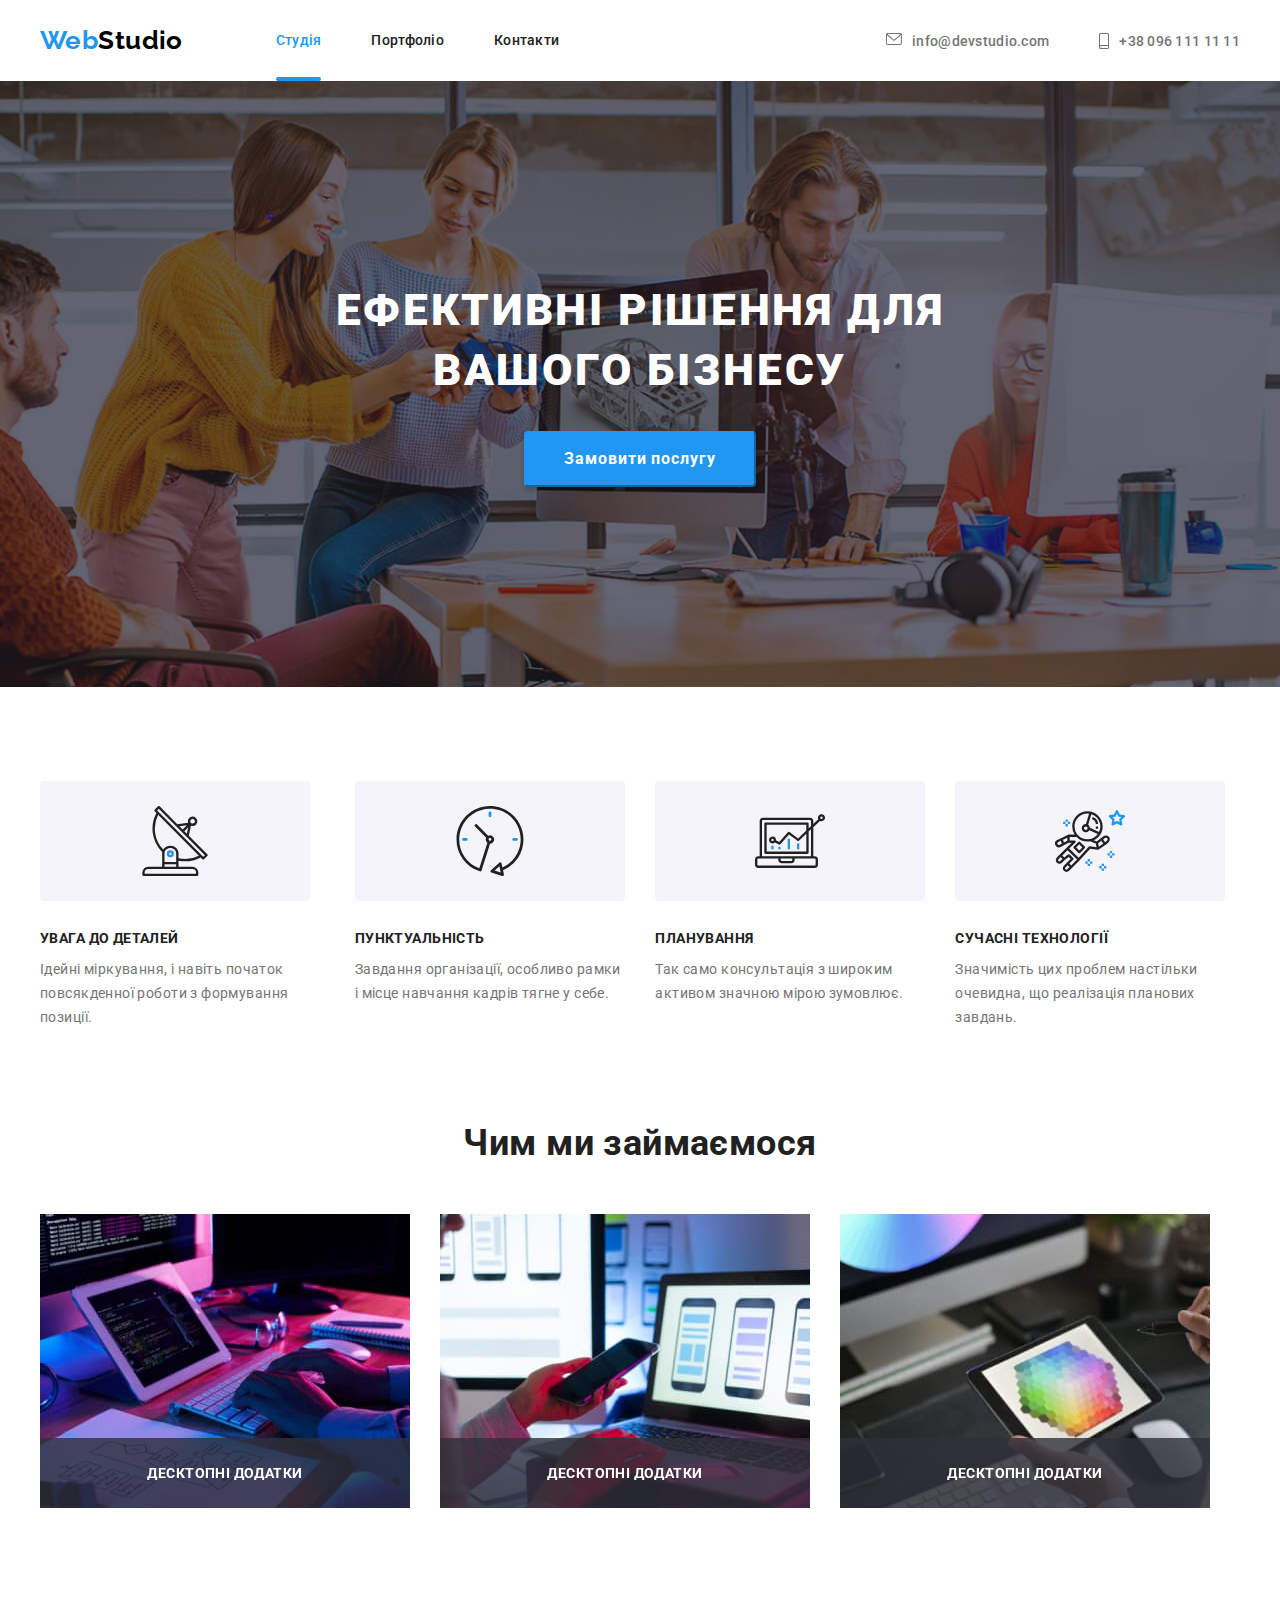
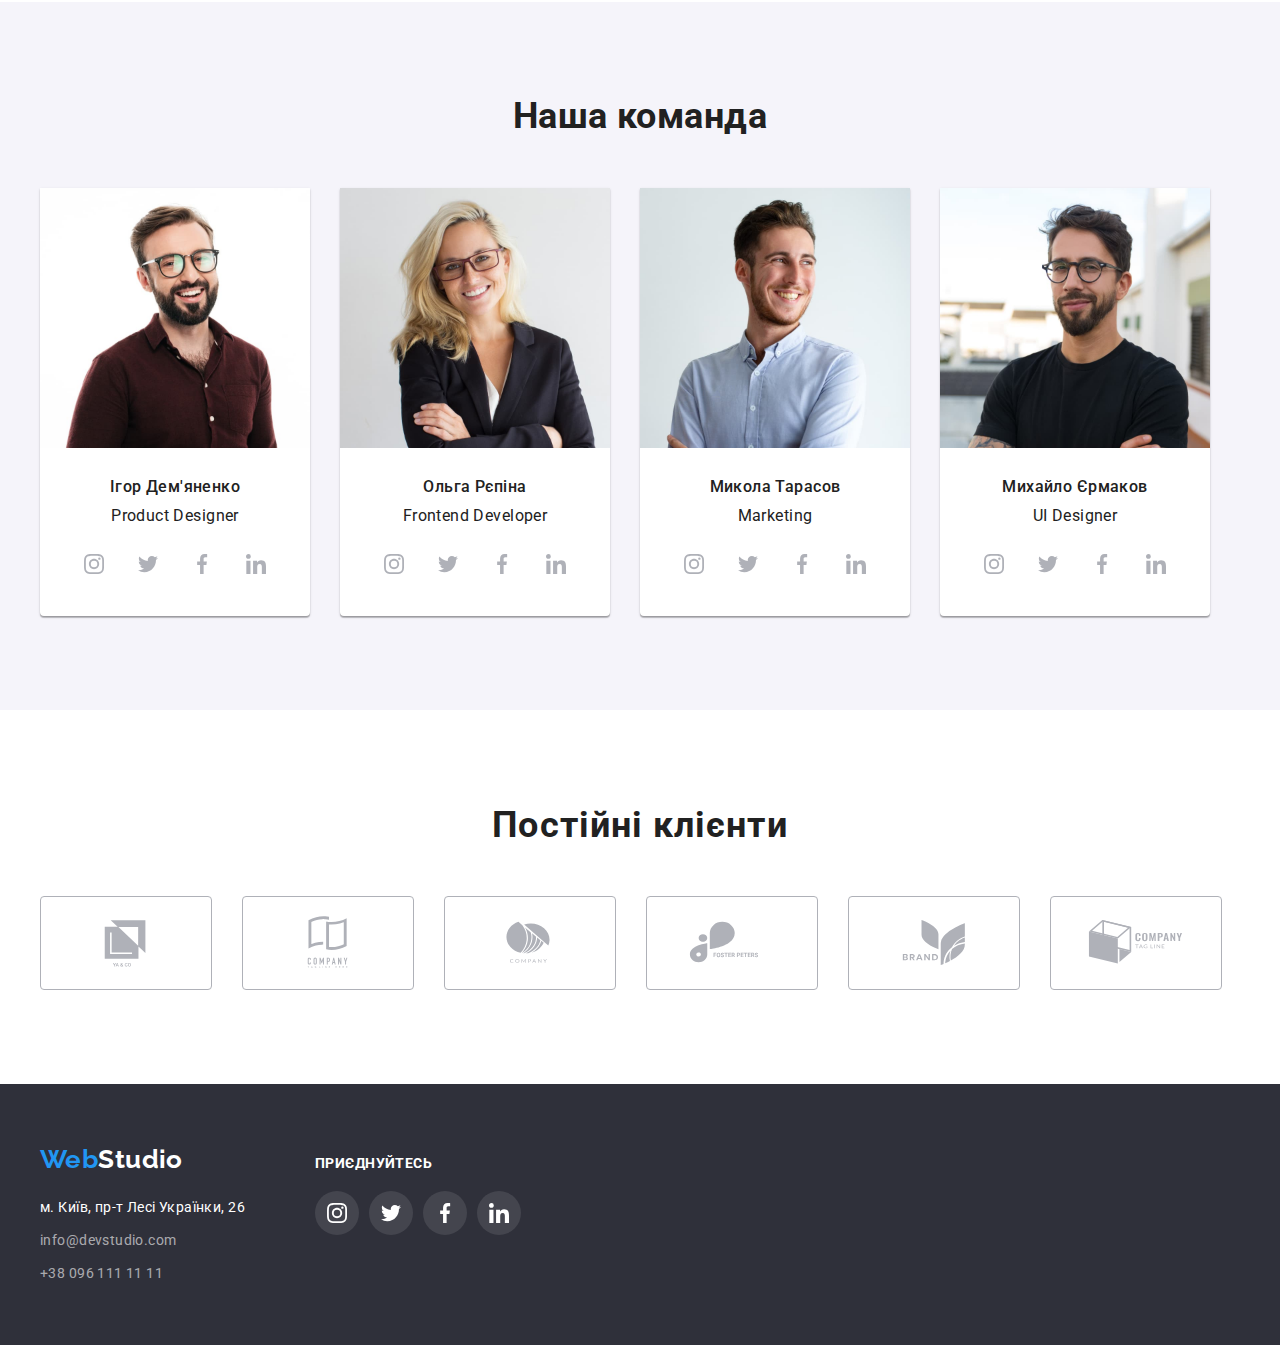
<file: index.html>
<!DOCTYPE html>
<html lang="uk">
<head>
    <meta charset="UTF-8">
    <meta http-equiv="X-UA-Compatible" content="IE=edge">
    <meta name="viewport" content="width=device-width, initial-scale=1.0">
    <title>WebStudio</title>
    <link rel="preconnect" href="https://fonts.googleapis.com">
    <link rel="preconnect" href="https://fonts.gstatic.com" crossorigin>
    <link href="https://fonts.googleapis.com/css2?family=Raleway:wght@700&family=Roboto:wght@400;500;700;900&display=swap"
        rel="stylesheet">
    <link rel="stylesheet" href="https://cdn.jsdelivr.net/npm/modern-normalize@1.1.0/modern-normalize.min.css">
    <link rel="stylesheet" href="./css/styles.css">
  </head>

<body>
    <!-- Верх сторінки з активними елементами -->
    <header class="header"> 
        <div class="div-header-content container">
                <a href="#" class="logotipe link"> <span class="header-text-web">Web</span><span class="header-text-studio">Studio</span> </a>
            <nav class="header-nav">
                
                <ul class="header-list list">
                    <li class="header-item-after"><a href="#" class="header-item link active-link" > Студія </a></li>
                    <li class="header-item-after"><a href="./portfolio.html" class="header-item link" >Портфоліо</a></li>
                    <li class="header-item-after"><a href="" class="header-item link" >Контакти</a></li>
                </ul>
            </nav>
            <ul class="header-list-adress list">
                <li>
                    <a href="mailto:info@devstudio.com" class="header-list-adress link">
                    <svg class="icon-mail" width="16" height="12">
                        <use href="./images/icons.svg#icon-mail"></use>
                    </svg>
                    info@devstudio.com
                    </a>
                </li>
                <li><a href="tel:+380961111111" class="header-list-adress link"> 
                    <svg class="icon-tel" width="10" height="16">
                        <use href="./images/icons.svg#icon-tel"></use>
                    </svg>
                    +38 096 111 11 11</a></li>
            </ul>
        </div>
    </header>

    <main>
        <!-- Шапка -->
        
        <section class="cap">
            <div class="div-cap container">
                <h1 class="cap-title">Ефективні рішення для <br>
                    вашого бізнесу</h1>
                <button class="cap-button" type="button" data-modal-open> Замовити послугу</button>
            </div>
            <div class="backdrop is-hidden" data-modal>
                <div class="modal">
                    <button class="icon-close-button" type="button" data-modal-close> 
                        <svg  width="18" height="18">
                        <use href="./images/icons.svg#icon-close-button"></use>
                    </svg>
                </button>
                    
                    
                </div>
            </div>
        </section>
        
        <!-- Особливості -->
        <section class="features">

            <div class="div-features container">
            
                <h2 class="features-h2">Особливості</h2>

                <ul class="features-list list">
                    <li class="features-list-item">
                        <div class="div-features-icon">
                        <svg class="icon-antenna" width="70" height="70">
                            <use href="./images/icons.svg#icon-antenna"></use>
                        </svg>
                        </div>
                        <h3>УВАГА ДО ДЕТАЛЕЙ</h3>
                        <p> Ідейні міркування, і навіть початок повсякденної роботи з формування позиції.</p></li>
                                        
                    <li class="features-list-item">
                        <div class="div-features-icon">
                            <svg class="icon-clock" width="70" height="70">
                                <use href="./images/icons.svg#icon-clock"></use>
                            </svg>
                        </div>
                        <h3>ПУНКТУАЛЬНІСТЬ</h3>
                        <p> Завдання організації, особливо рамки і місце навчання кадрів тягне у себе.</p></li>
                            
                    <li class="features-list-item">
                        <div class="div-features-icon">
                            <svg class="icon-diagram" width="70" height="70">
                                <use href="./images/icons.svg#icon-diagram"></use>
                            </svg>
                        </div>
                        <h3>ПЛАНУВАННЯ</h3>
                        <p>Так само консультація з широким активом значною мірою зумовлює.</p></li>
                            
                    <li class="features-list-item">
                        <div class="div-features-icon">
                            <svg class="icon-astronaut" width="70" height="70">
                                <use href="./images/icons.svg#icon-astronaut"></use>
                            </svg>
                        </div>
                        <h3>СУЧАСНІ ТЕХНОЛОГІЇ</h3>
                        <p>Значимість цих проблем настільки очевидна, що реалізація планових завдань.</p></li>
                </ul>
            </div>
            </section>

        <!-- Чим ми займаємося -->
        <section class="we-do">
            <div class="div-we-do container">
                <h2 class="we-do-h2">Чим ми займаємося</h2>
                
                <ul class="we-do-list list">
                    <div class="we-do-img">
                    <li><img src="./images/box1.jpg" alt="box1" width="370" height="294">
                    <p class="we-do-p">
                        Десктопні додатки
                    </p>
                    </li>
                    </div>
                    <div class="we-do-img">
                        <li><img src="./images/box2.jpg" alt="box2" width="370" height="294">
                            <p class="we-do-p">
                                Десктопні додатки
                            </p>
                        </li>
                    </div>
                    <div class="we-do-img">
                        <li><img src="./images/box3.jpg" alt="box3" width="370" height="294">
                            <p class="we-do-p">
                                Десктопні додатки
                            </p>
                        </li>
                    </div>
                </ul>    
            </div>
        </section>
        
        <!-- Наша команда -->
        <section class="our-team">
        
            <div class="div-our-team container">
                <h2 class="our-team-h2">Наша команда</h2>
                
                <ul class="our-team-list list"> 
                    <li class="our-team-item">
                        <img src="./images/ProductDesigner.jpg" alt="Ігор Дем'яненко" width="270" height="260">
                        <div class="our-team-info">
                            <h3>Ігор Дем'яненко</h3>
                            <p> Product Designer</p>
                            <ul class="our-team-icon-list list">
                                <li>
                                    <a href="#" class="our-team-icon link">
                                        <svg class="icon-instagram" width="20" height="20">
                                            <use href="./images/icons.svg#icon-instagram"></use>
                                        </svg>
                                    </a>
                                </li>
                                    
                                <li>
                                    <a href="#" class="our-team-icon link">
                                        <svg class="icon-twitter" width="20" height="20">
                                            <use href="./images/icons.svg#icon-twitter"></use>
                                        </svg>
                                    </a>
                                </li>
                                    
                                <li>
                                <a href="#" class="our-team-icon link">
                                        <svg class="icon-facebook" width="20" height="20">
                                            <use href="./images/icons.svg#icon-facebook"></use>
                                        </svg>
                                    </a>
                                </li>
                                
                                <li>
                                <a href="#" class="our-team-icon link">
                                        <svg class="icon-linkedin" width="20" height="20">
                                            <use href="./images/icons.svg#icon-linkedin"></use>
                                        </svg>
                                    </a>
                                </li>
                            </ul> 
                                
                            
                        </div>

                        </li>
                    <li class="our-team-item">
                        <img src="./images/FrontendDeveloper.jpg" alt="Ольга Рєпіна" width="270" height="260">
                        <div class="our-team-info">
                            <h3>Ольга Рєпіна</h3>
                            <p>Frontend Developer</p>
                            <ul class="our-team-icon-list list">
                                <li>
                                    <a href="#" class="our-team-icon link">
                                        <svg class="icon-instagram" width="20" height="20">
                                            <use href="./images/icons.svg#icon-instagram"></use>
                                        </svg>
                                    </a>
                                </li>
                            
                                <li>
                                    <a href="#" class="our-team-icon link">
                                        <svg class="icon-twitter" width="20" height="20">
                                            <use href="./images/icons.svg#icon-twitter"></use>
                                        </svg>
                                    </a>
                                </li>
                            
                                <li>
                                    <a href="#" class="our-team-icon link">
                                        <svg class="icon-facebook" width="20" height="20">
                                            <use href="./images/icons.svg#icon-facebook"></use>
                                        </svg>
                                    </a>
                                </li>
                            
                                <li>
                                    <a href="#" class="our-team-icon link">
                                        <svg class="icon-linkedin" width="20" height="20">
                                            <use href="./images/icons.svg#icon-linkedin"></use>
                                        </svg>
                                    </a>
                                </li>
                            </ul>
                            
                        </div>
                        </li>
                    <li class="our-team-item">
                        <img src="./images/Marketing.jpg" alt="Микола Тарасов" width="270" height="260">
                        <div class="our-team-info">
                            <h3>Микола Тарасов</h3>
                            <p> Marketing</p>
                            <ul class="our-team-icon-list list">
                                <li>
                                    <a href="#" class="our-team-icon link">
                                        <svg class="icon-instagram" width="20" height="20">
                                            <use href="./images/icons.svg#icon-instagram"></use>
                                        </svg>
                                    </a>
                                </li>
                            
                                <li>
                                    <a href="#" class="our-team-icon link">
                                        <svg class="icon-twitter" width="20" height="20">
                                            <use href="./images/icons.svg#icon-twitter"></use>
                                        </svg>
                                    </a>
                                </li>
                            
                                <li>
                                    <a href="#" class="our-team-icon link">
                                        <svg class="icon-facebook" width="20" height="20">
                                            <use href="./images/icons.svg#icon-facebook"></use>
                                        </svg>
                                    </a>
                                </li>
                            
                                <li>
                                    <a href="#" class="our-team-icon link">
                                        <svg class="icon-linkedin" width="20" height="20">
                                            <use href="./images/icons.svg#icon-linkedin"></use>
                                        </svg>
                                    </a>
                                </li>
                            </ul>
                        </div>
                    </li>
                        <li class="our-team-item">
                                           
                        <img src="./images/UIDesigner.jpg" alt="Михайло Єрмаков" width="270" height="260">
                        <div class="our-team-info">
                            <h3>Михайло Єрмаков</h3>
                            <p>UI Designer</p>
                            <ul class="our-team-icon-list list">
                                <li>
                                    <a href="#" class="our-team-icon link">
                                        <svg class="icon-instagram" width="20" height="20">
                                            <use href="./images/icons.svg#icon-instagram"></use>
                                        </svg>
                                    </a>
                                </li>
                            
                                <li>
                                    <a href="#" class="our-team-icon link">
                                        <svg class="icon-twitter" width="20" height="20">
                                            <use href="./images/icons.svg#icon-twitter"></use>
                                        </svg>
                                    </a>
                                </li>
                            
                                <li>
                                    <a href="#" class="our-team-icon link">
                                        <svg class="icon-facebook" width="20" height="20">
                                            <use href="./images/icons.svg#icon-facebook"></use>
                                        </svg>
                                    </a>
                                </li>
                            
                                <li>
                                    <a href="#" class="our-team-icon link">
                                        <svg class="icon-linkedin" width="20" height="20">
                                            <use href="./images/icons.svg#icon-linkedin"></use>
                                        </svg>
                                    </a>
                                </li>
                            </ul>
                        </div>

                        </li>
                        
                        
                </ul>
            </div>
        </section>

        <!-- Regular customers Постійні клієнти -->

        <section class="regular-customers">
        
            <div class="div-regular-customers container">
                
                <h2 class="regular-customers-h2">Постійні клієнти</h2>
                
                <ul class="regular-customers-list list">
                    <li>
                        <a class="regular-customers-icon" href="">
                                                            
                                <svg class="icon-logo" width="106" height="60">
                                    <use href="./images/icons.svg#icon-logo"></use>
                                </svg>
                                
                        </a></li>
                    <li>
                        <a class="regular-customers-icon" href="">
                            
                            
                                <svg class="icon-logo-1" width="106" height="60">
                                    <use href="./images/icons.svg#icon-logo-1"></use>
                                </svg>
                            
                        </a></li>
                    <li>
                        <a class="regular-customers-icon" href="">
                            
                                <svg class="icon-logo-2" width="106" height="60">
                                    <use href="./images/icons.svg#icon-logo-2"></use>
                                </svg>
                            
                        </a></li>
                    <li>
                        <a class="regular-customers-icon" href="">
                            
                                <svg class="icon-logo-3" width="106" height="60">
                                    <use href="./images/icons.svg#icon-logo-3"></use>
                                </svg>
                            
                        </a></li>
                    <li>
                        <a class="regular-customers-icon" href="">
                            
                                <svg class="icon-logo-4" width="106" height="60">
                                    <use href="./images/icons.svg#icon-logo-4"></use>
                                </svg>
                            
                        </a></li>
                    <li>
                        <a class="regular-customers-icon" href="">
                            
                                <svg class="icon-logo-5" width="106" height="60">
                                    <use href="./images/icons.svg#icon-logo-5"></use>
                                </svg>
                            
                        </a></li>
                </ul>
                
                
        
                
        
        
                
            </div>
        </section>
    </main>

    <footer class="footer">

        <div class="div-footer container">
                <div class="footer-left">
                <a class="footer-logotipe link" href="#"><span class="footer-text-web">Web</span><span class="footer-text-studio">Studio</span></a>
                <address class="footer-adress">
                    <ul class="footer-adres-list list">
                        <li><a class="footer-adres-item link" href="https://goo.gl/maps/Fz6GeaeqfLtcT4g48" target="_blank" rel="noopener norefferer nofollov">м. Київ, пр-т Лесі Українки, 26</a></li>
                        <li><a class="footer-item link" href="mailto:info@devstudio.com">info@devstudio.com</a></li>
                        <li><a class="footer-item link"href="tel:+380961111111">+38 096 111 11 11</a></li>
                    </ul>
                </address>
                </div>
                <div class="footer-right">
                    <p class="footer-p">
                        приєднуйтесь
                    </p>
                    <div class="div-footer-icon">
                        <a href=# class="footer-icon link">
                            <svg class="icon-instagram" width="20" height="20">
                                <use href="./images/icons.svg#icon-instagram"></use>
                            </svg>
                        </a>
                        <a href=# class="footer-icon link">
                            <svg class="icon-twitter" width="20" height="20">
                                <use href="./images/icons.svg#icon-twitter"></use>
                            </svg>
                        </a>
                        <a href=# class="footer-icon link">
                            <svg class="icon-facebook" width="20" height="20">
                                <use href="./images/icons.svg#icon-facebook"></use>
                            </svg>
                        </a>
                        <a href=# class="footer-icon link">
                            <svg class="icon-linkedin" width="20" height="20">
                                <use href="./images/icons.svg#icon-linkedin"></use>
                            </svg>
                        </a>
                    </div>
                </div>
        </div>
    </footer>
    
    <script src="./js/modal.js"></script>
    
</body>
</html>
</file>
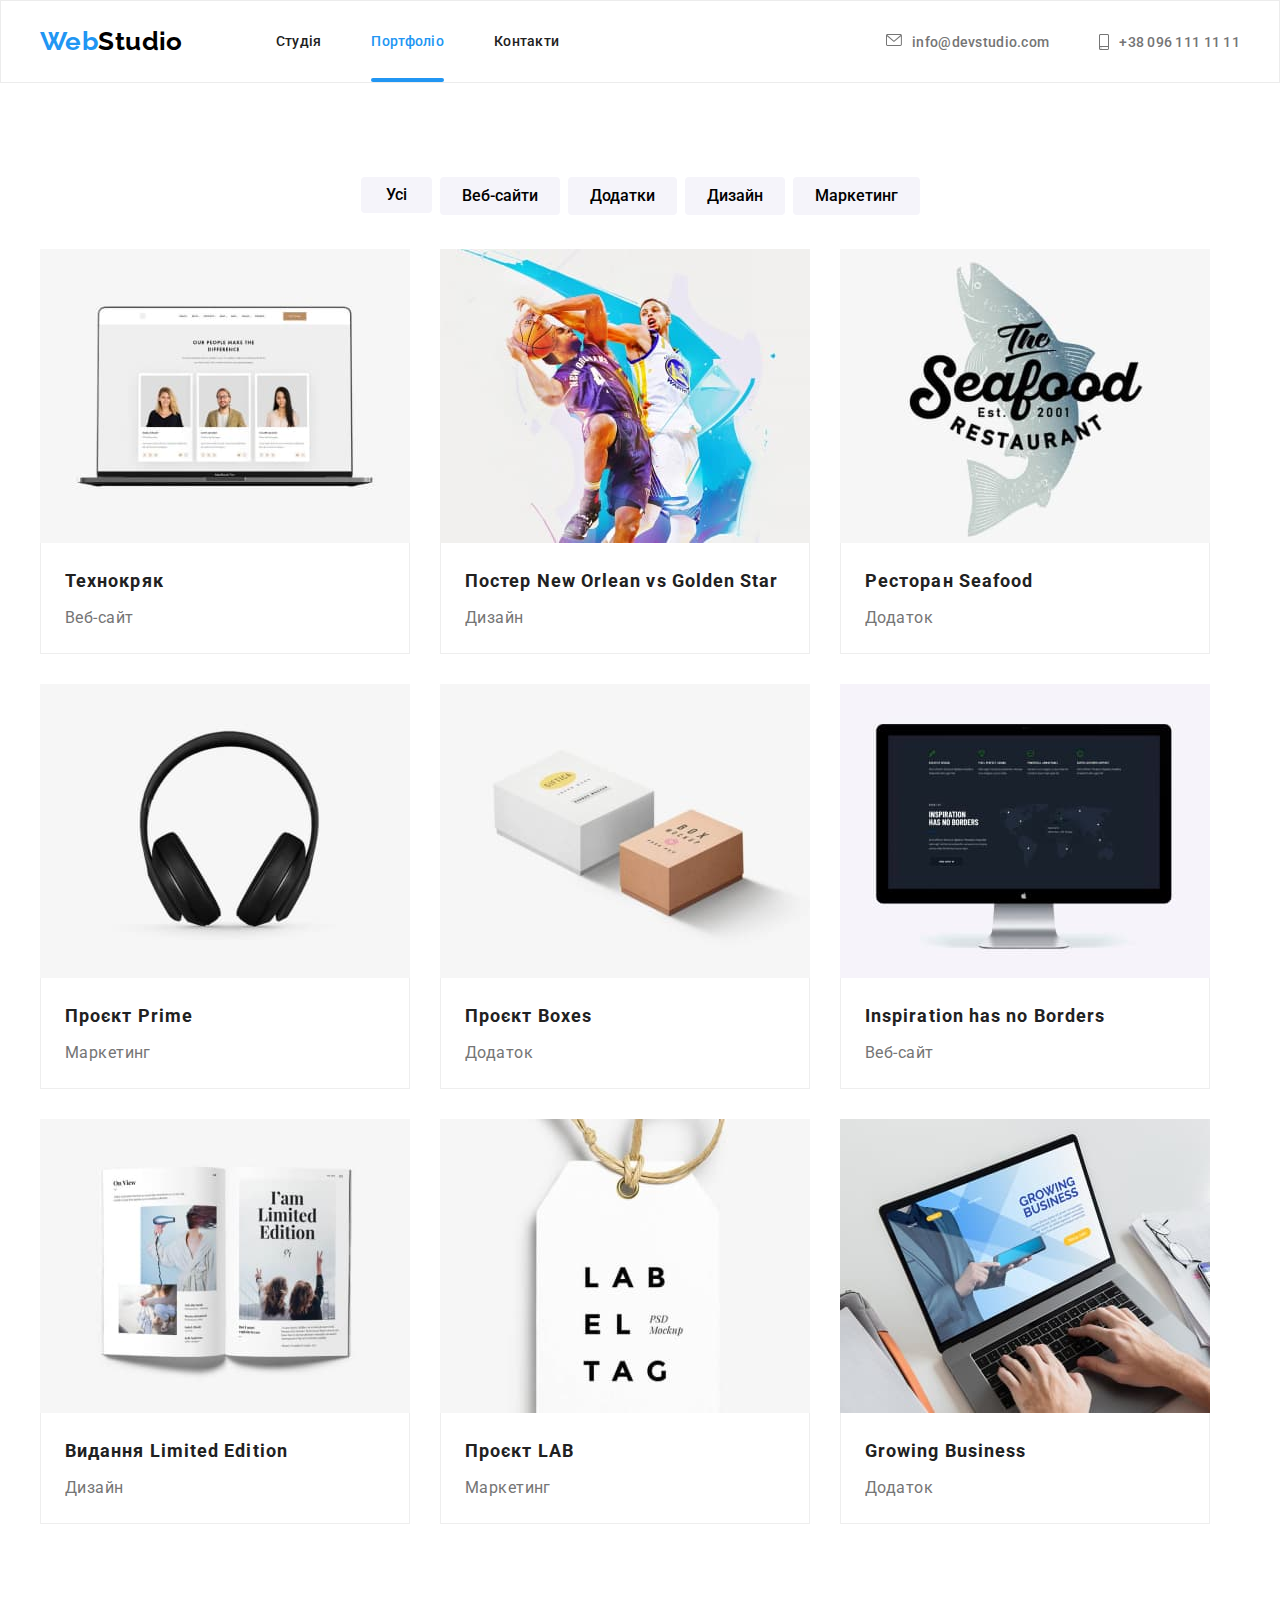
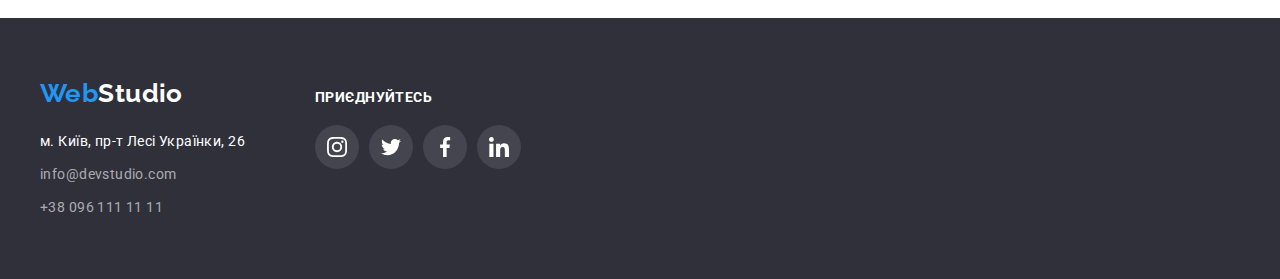
<file: portfolio.html>
<!DOCTYPE html>
<html lang="uk">

<head>
    <meta charset="UTF-8">
    <meta http-equiv="X-UA-Compatible" content="IE=edge">
    <meta name="viewport" content="width=device-width, initial-scale=1.0">
    <title>Portfolio</title>
    <link rel="preconnect" href="https://fonts.googleapis.com">
    <link rel="preconnect" href="https://fonts.gstatic.com" crossorigin>
    <link href="https://fonts.googleapis.com/css2?family=Raleway:wght@700&family=Roboto:wght@400;500;700;900&display=swap"
        rel="stylesheet">
    <link rel="stylesheet" href="https://cdn.jsdelivr.net/npm/modern-normalize@1.1.0/modern-normalize.min.css">
    <link rel="stylesheet" href="./css/styles.css">
</head>

<body>
    <!-- Верх сторінки з активними елементами -->
<header class="header header-portfolio">
    <div class="div-header-content container">
        
            <a href="#" class="logotipe link"> <span class="header-text-web">Web</span><span class="header-text-studio">Studio</span> </a>
        <nav class="header-nav">
            
            <ul class="header-list list">
                <li class="header-item-after"><a href="./index.html" class="header-item link"> Студія </a></li>
                <li class="header-item-after"><a href="#" class="header-item link active-link">Портфоліо</a></li>
                <li class="header-item-after"><a href="" class="header-item link">Контакти</a></li>
            </ul>
        </nav>
        <ul class="header-list-adress list">
            <li>
                <a href="mailto:info@devstudio.com" class="header-list-adress link">
                    <svg class="icon-mail" width="16" height="12">
                        <use href="./images/icons.svg#icon-mail"></use>
                    </svg>
                    info@devstudio.com
                </a>
            </li>
            <li><a href="tel:+380961111111" class="header-list-adress link">
                    <svg class="icon-tel" width="10" height="16">
                        <use href="./images/icons.svg#icon-tel"></use>
                    </svg>
                    +38 096 111 11 11</a></li>
        </ul>
    </div>
</header>

    <main>
       
       
        
        <!-- Фільтри -->
        <section class="portfolio">
            <div class="div-portfolio container">    
                    <h1 class="visually-hidden" >Портфоліо</h1>

                    <ul class="filters-list list">
                        <li><button class="button-all" type="button">Усі</button></li>
                        <li><button class="filters-button" type="button"> Веб-сайти</button></li>
                        <li><button class="filters-button" type="button"> Додатки</button></li>
                        <li><button class="filters-button" type="button"> Дизайн</button></li>
                        <li><button class="filters-button" type="button"> Маркетинг</button></li>
                    </ul>
                

                            <!-- Портфоліо -->

                <ul class="portfolio-list list">
                                        
                        <li class="portfolio-list-item">
                            <div class="portfolio-list-overley">
                            <a class="portfolio-link link" href="">
                                <img src="./images/Portfolio-Tehno.jpg" alt="Технокряк" width="370" height="294">
                                <p class="overley">
                                    Ресурс пропонує комплексні пропозиції з різним рівнем функціоналу та сервісів. 
                                    Все це дозволить відвідувачу отримати
                                    вичерпні відомості про компанію чи приватну особу.
                                </p>
                            </div>
                                <div class="portfolio-info">
                                    <h2>Технокряк</h2>
                                    <p>Веб-сайт</p>
                                </div>
                            </a>
                           
                            
                                    
                                
                            
                            
                        </li>
                    
                    
                    
                        <li class="portfolio-list-item">
                            <div class="portfolio-list-overley">
                            <a class="portfolio-link link" href="">
                            <img src="./images/Portfolio-New-Orlean-vs-Golden-Star.jpg" alt="Постер" width="370" height="294">
                                    <p class="overley">
                                    Ресурс пропонує комплексні пропозиції з різним рівнем функціоналу та сервісів. 
                                    Все це дозволить відвідувачу отримати
                                    вичерпні відомості про компанію чи приватну особу.
                                </p>    
                        </div>
                            <div class="portfolio-info">
                                <h2>Постер New Orlean vs Golden Star</h2>
                                <p>Дизайн</p>
                            </div>
                            </a>
                            
                            
                        </li>
                    
                    
                    
                        <li class="portfolio-list-item">
                            <div class="portfolio-list-overley">
                            <a class="portfolio-link link" href="">
                                <img src="./images/Portfolio-Restaurant-Seafood.jpg" alt="Ресторан" width="370" height="294">
                            <p class="overley">
                                    Ресурс пропонує комплексні пропозиції з різним рівнем функціоналу та сервісів. 
                                    Все це дозволить відвідувачу отримати
                                    вичерпні відомості про компанію чи приватну особу.
                                </p>    
                            </div>
                                <div class="portfolio-info">
                                    <h2>Ресторан Seafood</h2>
                                    <p>Додаток</p>
                                </div>
                            </a>
                            
                        </li>
                    
                    
                    
                        <li class="portfolio-list-item">
                            <div class="portfolio-list-overley">
                            <a class="portfolio-link link" href="">
                                <img src="./images/Portfolio-Project-Prime.jpg" alt="Проєкт Prime" width="370" height="294">
                            <p class="overley">
                                    Ресурс пропонує комплексні пропозиції з різним рівнем функціоналу та сервісів. 
                                    Все це дозволить відвідувачу отримати
                                    вичерпні відомості про компанію чи приватну особу.
                                </p>    
                            </div>
                                <div class="portfolio-info">
                                
                                    <h2>Проєкт Prime</h2>
                                    <p>Маркетинг</p>
                                </div>
                            </a>
                           
                        </li>
                    
                    
                    
                        <li class="portfolio-list-item">
                            <div class="portfolio-list-overley">
                            <a class="portfolio-link link" href="">
                                <img src="./images/Portfolio-Project-Boxes.jpg" alt="Проєкт Boxes" width="370" height="294">
                            <p class="overley">
                                    Ресурс пропонує комплексні пропозиції з різним рівнем функціоналу та сервісів. 
                                    Все це дозволить відвідувачу отримати
                                    вичерпні відомості про компанію чи приватну особу.
                                </p>    
                            </div>
                                <div class="portfolio-info">
                                
                                    <h2>Проєкт Boxes</h2>
                                    <p>Додаток</p>
                                </div>
                            </a>
                            
                        </li>
                    
                    
                    
                        <li class="portfolio-list-item">
                            <div class="portfolio-list-overley">
                            <a class="portfolio-link link" href="">
                                <img src="./images/Portfolio-Inspiration-has-no-Borders.jpg" alt="Inspiration has no Borders" width="370" height="294">
                            <p class="overley">
                                    Ресурс пропонує комплексні пропозиції з різним рівнем функціоналу та сервісів. 
                                    Все це дозволить відвідувачу отримати
                                    вичерпні відомості про компанію чи приватну особу.
                                </p>    
                            </div>
                                <div class="portfolio-info">
                                    <h2>Inspiration has no Borders</h2>
                                    <p>Веб-сайт</p>
                                </div>
                            </a>
                            
                        </li>
                    
                    
                    
                        <li class="portfolio-list-item">
                            <div class="portfolio-list-overley">
                            <a class="portfolio-link link" href="">
                                <img src="./images/Portfolio-Limited-Edition.jpg" alt="Видання Limited Edition" width="370" height="294">
                            <p class="overley">
                                    Ресурс пропонує комплексні пропозиції з різним рівнем функціоналу та сервісів. 
                                    Все це дозволить відвідувачу отримати
                                    вичерпні відомості про компанію чи приватну особу.
                                </p>    
                            </div>
                                <div class="portfolio-info">
                                    <h2>Видання Limited Edition</h2>
                                    <p>Дизайн</p>
                                </div>
                            </a>
                                                       
                        </li>
                    
                    
                    
                        <li class="portfolio-list-item">
                            <div class="portfolio-list-overley">
                            <a class="portfolio-link link" href="">
                                <img src="./images/Portfolio-Project-LAB.jpg" alt="Проєкт LAB" width="370" height="294">
                            <p class="overley">
                                    Ресурс пропонує комплексні пропозиції з різним рівнем функціоналу та сервісів. 
                                    Все це дозволить відвідувачу отримати
                                    вичерпні відомості про компанію чи приватну особу.
                                </p>    
                            </div>
                                <div class="portfolio-info">
                                    <h2>Проєкт LAB</h2>
                                    <p>Маркетинг</p>
                                </div>
                            </a>
                            
                        </li>
                    
                    
                    
                        <li class="portfolio-list-item">
                            <div class="portfolio-list-overley">
                            <a class="portfolio-link link" href="">
                                <img src="./images/Portfolio-Growing-Business.jpg" alt="Growing Business" width="370" height="294">
                            <p class="overley">
                                    Ресурс пропонує комплексні пропозиції з різним рівнем функціоналу та сервісів. 
                                    Все це дозволить відвідувачу отримати
                                    вичерпні відомості про компанію чи приватну особу.
                                </p>    
                            </div>
                                <div class="portfolio-info">
                                    <h2>Growing Business</h2>
                                    <p>Додаток</p>
                                </div>
                            </a>
                            
                        </li>
                    
                </ul>

            </div>
        </section>
    </main>

    <footer class="footer">
    
        <div class="div-footer container">
            <div class="footer-left">
                <a class="footer-logotipe link" href="#"><span class="footer-text-web">Web</span><span
                        class="footer-text-studio">Studio</span></a>
                <address class="footer-adress">
                    <ul class="footer-adres-list list">
                        <li><a class="footer-adres-item link" href="https://goo.gl/maps/Fz6GeaeqfLtcT4g48" target="_blank"
                                rel="noopener norefferer nofollov">м. Київ, пр-т Лесі Українки, 26</a></li>
                        <li><a class="footer-item link" href="mailto:info@devstudio.com">info@devstudio.com</a></li>
                        <li><a class="footer-item link" href="tel:+380961111111">+38 096 111 11 11</a></li>
                    </ul>
                </address>
            </div>
            <div class="footer-right">
                <p class="footer-p">
                    приєднуйтесь
                </p>
                <div class="div-footer-icon">
                    <a href=# class="footer-icon link">
                        <svg class="icon-instagram" width="20" height="20">
                            <use href="./images/icons.svg#icon-instagram"></use>
                        </svg>
                    </a>
                    <a href=# class="footer-icon link">
                        <svg class="icon-twitter" width="20" height="20">
                            <use href="./images/icons.svg#icon-twitter"></use>
                        </svg>
                    </a>
                    <a href=# class="footer-icon link">
                        <svg class="icon-facebook" width="20" height="20">
                            <use href="./images/icons.svg#icon-facebook"></use>
                        </svg>
                    </a>
                    <a href=# class="footer-icon link">
                        <svg class="icon-linkedin" width="20" height="20">
                            <use href="./images/icons.svg#icon-linkedin"></use>
                        </svg>
                    </a>
                </div>
            </div>
        </div>
    </footer>

    <script src="./js/modal.js"></script>

</body>

</html>
</file>
<file: css/styles.css>
/* general styses */

/* html {box-sizing: border-box;} */

*,
*::before,
*::after
{box-sizing: inherit;}



:root {
    --second-font: 'Raleway', sans-serif;
    --color-body: #212121;
    --color-body-second: #757575;
    --accent-color: #2196F3;
}

body {
    font-family: 'Roboto', sans-serif;
    font-size: 14px;
    letter-spacing: 0.03em;
    color: var(--color-body);
    /* outline: 2px solid tomato; */
}

/* Reset */

h1,h2,h3,h4,h5,h6,p {margin: 0;}


.link { 
text-decoration: none; 
color: var(--color-body);
}


.list {
    list-style: none;
    margin: 0px;
    padding: 0px;
}

img {display: block;}

/* Reset end  */

.container {width: 1200px;
    padding-left: 15px;
    padding-right: 15px;
    margin-left: auto;
    margin-right: auto;}

section {
    padding-top: 94px;
    padding-bottom: 94px;
}

/* body styles */
/* header styses */

.header {
    padding-top: 25px;
    padding-bottom: 25px;
}

.div-header-content {
    display: flex;
    
    align-items: center;
   
}

.logotipe {
    display: flex;
    margin-right: 93px;
    
    font-family: var(--second-font);
    font-weight: 700;
    font-size: 26px;
    line-height: calc(31/26);
    
    
    }

.header-nav {
    display: flex;
    
    align-items: center;
}

.header-list {
    display: flex;
    
    
    font-weight: 500;
    line-height: 1.14;
    letter-spacing: 0.02em;
    color: var(--color-body);
        
        }

.header-list >li:not(:last-child) {margin-right: 50px;}

.header-text-web {color: #2196F3;}
.header-text-studio {color: #000000;}

.header-item:hover, .header-item:focus {color: #2196F3; transition: cubic-bezier(0.4, 0, 0.2, 1);}


.header-item-after {
    position: relative;
    
}


.header-list-adress  {
    display: flex;
    margin-left: auto;

    color: var(--color-body-second);
    font-weight: 500;
    font-size: 14px;
    line-height: calc(16/14);
    letter-spacing: 0.02em;
    
    }

.header-list-adress >li:not(:last-child) {margin-right: 50px;}

.header-list-adress:hover, .header-list-adress:focus, .header-list-adress:active {color: #2196F3;}

.active-link {color: #2196F3;}

.active-link::after {
    display: inline-block;
    content: "";
    position: absolute;
    top: 44px;
    left: 0%;
    width: 100%;
    height: 4px;
    opacity: 1;
    background: #2196F3;
    border-radius: 2px;
    }

.icon-mail {
    display: flex;
    margin-right: 10px;
    fill: currentColor;
    align-items: center;
    justify-content: center;
    
}
.icon-mail:hover,.icon-mail:focus,.icon-mail:active {color: #2196F3; transition: cubic-bezier(0.4, 0, 0.2, 1);}

.icon-tel {
    display: flex;
    margin-right: 10px;
    fill: currentColor;
    align-items: center;
    justify-content: center;

}

.icon-tel:hover,.icon-tel:focus,.icon-tel:active {color: #2196F3;}

/* main styles */

.cap {
    position: relative;
    background: #C4C4C4;
    background-image: linear-gradient(rgba(47, 48, 58, 0.4), rgba(47, 48, 58, 0.4)), url(../images/Bg-hero.png);
    background-repeat: no-repeat;
    background-position: center;
    background-size: cover;
    padding-top: 200px;
    padding-bottom: 200px;
    margin-left: auto;
    margin-right: auto;
    max-width: 1600px;
    
}

.backdrop {
position: fixed;
left: 50%;
top: 50%;
transform: translate(-50%, -50%);
width: 1600px;
height: 1024px;
background: rgba(0, 0, 0, 0.2);
}

.modal {
    position: absolute;
    left: 50%;
    top: 50%;
    transform: translate(-50%, -50%);
    
    width: 528px;
    height: 581px;
    
    background: #FFFFFF;
    box-shadow: 0px 1px 3px rgba(0, 0, 0, 0.12), 0px 1px 1px rgba(0, 0, 0, 0.14), 0px 2px 1px rgba(0, 0, 0, 0.2);
    border-radius: 4px;

}

.backdrop.is-hidden {
opacity: 0;
pointer-events: none;
}

.icon-close-button {
    position: absolute;
    display: flex;
    align-items: center;
    justify-content: center;
        right: 10px;
        top: 10px;
        width: 30px;
        height: 30px;
        background: #FFFFFF;
        border-radius: 50%;
        border: 1px solid rgba(0, 0, 0, 0.1);
        cursor: pointer;
}
.div-cap {
        
    margin-left: auto;
    margin-right: auto;
   

    text-align: center;
}

.cap-title {
    display: inline-block;
    margin-bottom: 30px;
    
    
    font-weight: 900;
    font-size: 44px;
    line-height: 1.36;
    letter-spacing: 0.06em;
    text-transform: uppercase;
    color: #FFFFFF;
    
    
    }

.cap-button {
    display: flex;
    width: 216px;
    height: 50px;
    align-items: center;
    justify-content:center;
    margin-right: auto;
    margin-left: auto;

    font-weight: 700;
    font-size: 16px;
    line-height: 1.87;
    
    letter-spacing: 0.06em;
    font-family: inherit;
    color: #FFFFFF;
    background: #2196F3;
    box-shadow: 0px 4px 4px rgba(0, 0, 0, 0.15);
    border-radius: 4px;
    border-color: #2196F4;
    cursor: pointer;
    }

.cap-button:hover, .cap-button:focus, .cap-button:active {background: #188CE8; transition: cubic-bezier(0.4, 0, 0.2, 1);}
/* styles features */

.div-features {
    
    
   
}

.features-list {
    display: flex;
    gap: 30px;
    justify-content:center;
}

.features-list-item {
    flex-basis: calc((100%-90px)/4);
}
    
    
    .features-list h3{
    margin-top: 0px;
    margin-bottom: 10px;
    
    font-weight: 700;
    line-height: 1.14;
    font-size: 14px;
    text-transform: uppercase;}

.features-list p {font-family: 'Roboto';
    font-style: normal;
    font-weight: 400;
    line-height: 24px;
   
    color: var(--color-body-second);}

.div-features-icon {
    display: flex;  
    margin-bottom: 30px;
    width: 270px;
    height: 120px;
    align-items: center;
    justify-content: center;
    
    background: #F5F4FA;
    border-radius: 4px;
    
}

.icon-antenna {
    display: flex;
    
    fill: currentColor;
   }

.icon-clock{
        display: flex;

        fill: currentColor;
    }

.icon-diagram{
        display: flex;

        fill: currentColor;
    }




/* styles we-do */

.we-do {padding-top: 0;}

.div-we-do {
    
    
}

.we-do-h2 {
    font-weight: 700;
    font-size: 36px;
    line-height: 1.16;
    text-align: center;
    margin-bottom: 50px;
}

.we-do-list {
    display: flex;

}

.we-do-list > div:not(:last-child) {margin-right: 30px;}

.we-do-img {
    position: relative;
}

.we-do-p {
    display: flex;
    position: absolute;
    left: 0;
    bottom: 0;
    width: 100%;
    height: 70px;
    background: rgba(47, 48, 58, 0.8);
    font-weight: 700;
    font-size: 14px;
    line-height: calc(16/14);
    justify-content: center;
    align-items: center;
    letter-spacing: 0.03em;
    text-transform: uppercase;
    color: #FFFFFF;
    
}

/* styses Our-team */

.our-team {
    background: #F5F4FA;
    max-width: 1600px;
    /* height: 708px; */
    margin-right: auto;
    margin-left: auto;
}

.div-our-team {
   
    
}

.our-team-list {
    display: flex;
}

.our-team-list >li:not(:last-child) {
    margin-right: 30px;
}

.our-team-item {
    background: #FFFFFF;
    box-shadow: 0px 1px 3px rgba(0, 0, 0, 0.12), 0px 1px 1px rgba(0, 0, 0, 0.14), 0px 2px 1px rgba(0, 0, 0, 0.2);
    border-radius: 0px 0px 4px 4px;
}

.our-team-info {
    padding-top: 30px;
    padding-bottom: 30px;
    padding-left: auto;
    padding-right: auto;;
    
}

.our-team-h2 {
    margin-bottom: 50px;
    font-weight: 700;
    font-size: 36px;
    line-height: 1.16;
    text-align: center;
    }

.our-team h3 {
    margin-bottom: 10px;
    font-weight: 500;
    font-size: 16px;
    line-height: 1.18;
    text-align: center;
    }

.our-team p {
    font-size: 16px;
    line-height: 1.18;
    text-align: center;
    }

.our-team-icon-list {
    display: flex;
    justify-content: center;
    gap: 10px;
    margin-top: 16px;
}

.our-team-icon {
    width: 44px;
    height: 44px;
    
    display: flex;
    justify-content: center;
    align-items: center;
    color: #AFB1B8;
    border-radius: 50%; 
}

.icon-instagram, .icon-twitter, .icon-facebook, .icon-linkedin{
    fill: currentColor;
    }

.our-team-icon:hover, .our-team-icon:focus, .our-team-icon:active {background: #2196F3; transition: cubic-bezier(0.4, 0, 0.2, 1);}
.our-team-icon:hover,.our-team-icon:focus,.our-team-icon:active {color: #FFFFFF; transition: cubic-bezier(0.4, 0, 0.2, 1);}

/* Regular customers Постійні клієнти */


.regular-customers-list {
    display: flex;
    gap: 30px;

}

.regular-customers-icon {
    display: flex;
    justify-content: center;
    align-items: center;
    width: 170px;
    height: 92px;
    
    color: #AFB1B8;
    border: 1px solid #AFB1B8;
    border-radius: 4px;
}

.icon-logo, .icon-logo-1, .icon-logo-2, .icon-logo-3, .icon-logo-4, .icon-logo-5 {
    fill: currentColor;
}

.regular-customers-icon:hover,.regular-customers-icon:focus,.regular-customers-icon:active {border-color: #2196F3; color: #2196F3; transition: cubic-bezier(0.4, 0, 0.2, 1);}


.regular-customers-h2 {
    margin-bottom: 50px;    
    
    font-weight: 700;
        font-size: 36px;
        line-height: 42px;
        text-align: center;
        letter-spacing: 0.03em;
        color: #212121;
}




/* styles footer */

.footer {
    background: #2F303A;
    padding-top: 60px;
    padding-bottom: 60px;
    max-width: 1600px;
    margin-right: auto;
    margin-left: auto;
}

.div-footer{
    display: flex;
    gap: 70px;
    align-items: baseline;
}

.footer-p {
     margin-bottom: 20px;
    
    font-weight: 700;
        font-size: 14px;
        line-height: calc(16/14);
        letter-spacing: 0.03em;
        text-transform: uppercase;
    
        color: #FFFFFF;
}

.footer-text-web {
    color: #2196F3;}

.footer-text-studio {
    color: #FFFFFF;}

.footer-logotipe {
    display: inline-block;
    margin-bottom: 20px;
    
    font-family: var(--second-font);
    font-weight: 700;
    font-size: 26px;
    line-height: 1.19;
    
    color: #2196F3;}

.footer-adress {font-style: normal;}

.footer-adres-list >li:not(:last-child) {
    padding-bottom: 9px;
}

.footer-adres-item {
        font-size: 14px;
        line-height: calc(24/14);
        letter-spacing: 0.03em;
        color: #FFFFFF;}

.footer-item {
        font-size: 14px;
        line-height: 24px;
        letter-spacing: 0.03em;
        color: rgba(255, 255, 255, 0.6);}

.footer-item:hover, .footer-item:focus, .footer-item:active {color: #2196F3; transition: cubic-bezier(0.4, 0, 0.2, 1);}
.footer-adres-item:hover, .footer-adres-item:focus, .footer-adres-item:active {color: #2196F3; transition: cubic-bezier(0.4, 0, 0.2, 1);}
    
.div-footer-icon {
    display: flex;
    justify-content: center;
    gap: 10px;
    margin-top: 20px;
    
}

.footer-icon {
    width: 44px;
    height: 44px;

    display: flex;
    justify-content: center;
    align-items: center;
    color: #FFFFFF;
    background: rgba(255, 255, 255, 0.1);
    border-radius: 50%;
}

.footer-icon:hover,.footer-icon:focus,.footer-icon:active {background: #2196F3; transition: cubic-bezier(0.4, 0, 0.2, 1);}

/* STYSES FOR PORTFOLIO.HTML*/

    /* main styles */

    .visually-hidden, .features-h2 {
        position: absolute;
            width: 1px;
            height: 1px;
            margin: -1px;
            border: 0;
            padding: 0;
        
            white-space: nowrap;
            clip-path: inset(100%);
            clip: rect(0 0 0 0);
            overflow: hidden;
    }

.header-portfolio {
    border: 1px solid #ECECEC;
}

.div-portfolio {
    
}

.filters-list {
    display: flex;
    justify-content: center;
    margin-bottom: 34px;
}

.filters-list >li:not(:last-child) {margin-right: 8px;}

.button-all {
    padding-top: 6px;
    padding-bottom: 6px;
    padding-right: 25px;
    padding-left: 25px;
    border: none;
    
    background: #F5F4FA;
    
    border-radius: 4px;
        font-weight: 500;
        font-size: 16px;
        line-height: 1.5;
        text-align: center;
        font-family:inherit;
        cursor: pointer;}

.filters-button {
    padding-top: 6px;
    padding-bottom: 6px;
    padding-right: 22px;
    padding-left: 22px;
    border: none;

    background: #F5F4FA;
    border-radius: 4px;
    font-weight: 500;
    font-size: 16px;
    line-height: 26px;
    text-align: center;
    
    font-family: inherit;
    cursor: pointer;}

    .button-all:hover, .button-all:focus, .button-all:active {background: #2196F3; color: #F5F4FA; 
        box-shadow: 0px 3px 1px rgba(0, 0, 0, 0.1), 0px 1px 2px rgba(0, 0, 0, 0.08), 0px 2px 2px rgba(0, 0, 0, 0.12); transition: cubic-bezier(0.4, 0, 0.2, 1);}
    .filters-button:hover, .filters-button:focus, .filters-button:active {background: #2196F3; color: #F5F4FA; 
        box-shadow: 0px 3px 1px rgba(0, 0, 0, 0.1), 0px 1px 2px rgba(0, 0, 0, 0.08), 0px 2px 2px rgba(0, 0, 0, 0.12); transition: cubic-bezier(0.4, 0, 0.2, 1);}

    /* styles portfolio list */

.portfolio-list {
    display: flex;
    flex-wrap: wrap;
    gap: 30px;
    
}

.portfolio-list >a:not(:last-child) {margin-right: 30px; margin-bottom: 30px;}

.portfolio-list-overley {
    position: relative;
    overflow: hidden;
    
}

.overley {
    position: absolute;
    display: inline-block;
    top: 100%;
    left: 0;
    max-width: 100%;
    max-height: 100%;
    
    padding-top: 75px;
    padding-bottom: 75px;
    padding-left: 24px;
    padding-right: 24px;
    transform: translateY(0%);
    opacity: 0;
    transition: transform 250ms cubic-bezier(0.4, 0, 0.2, 1); opacity: 250ms cubic-bezier(0.4, 0, 0.2, 1);
    
    background: rgba(33, 150, 243, 0.9);
}

.portfolio-list-item:hover .overley {
    transform: translateY(-100%);
    opacity: 1;
    color: #FFFFFF;
}

.portfolio-info {
    padding-top: 20px;
    padding-right: 24px;
    padding-bottom: 20px;
    padding-left: 24px;
    
    
    border-right: 1px solid #EEEEEE;
    border-bottom: 1px solid #EEEEEE;
    border-left: 1px solid #EEEEEE;
}

.portfolio-list h2 {
    margin-bottom: 4px;
        font-weight: 700;
        font-size: 18px;
        line-height: 2.0;
        letter-spacing: 0.06em;
        color: var(--color-body);
}

.portfolio-list p {
        font-size: 16px;
        line-height: 1.87;
        color: var(--color-body-second);
}

.portfolio-link:hover {
    box-shadow: 0px 1px 1px rgba(0, 0, 0, 0.12), 0px 4px 4px rgba(0, 0, 0, 0.06), 1px 4px 6px rgba(0, 0, 0, 0.16); 
}
</file>
